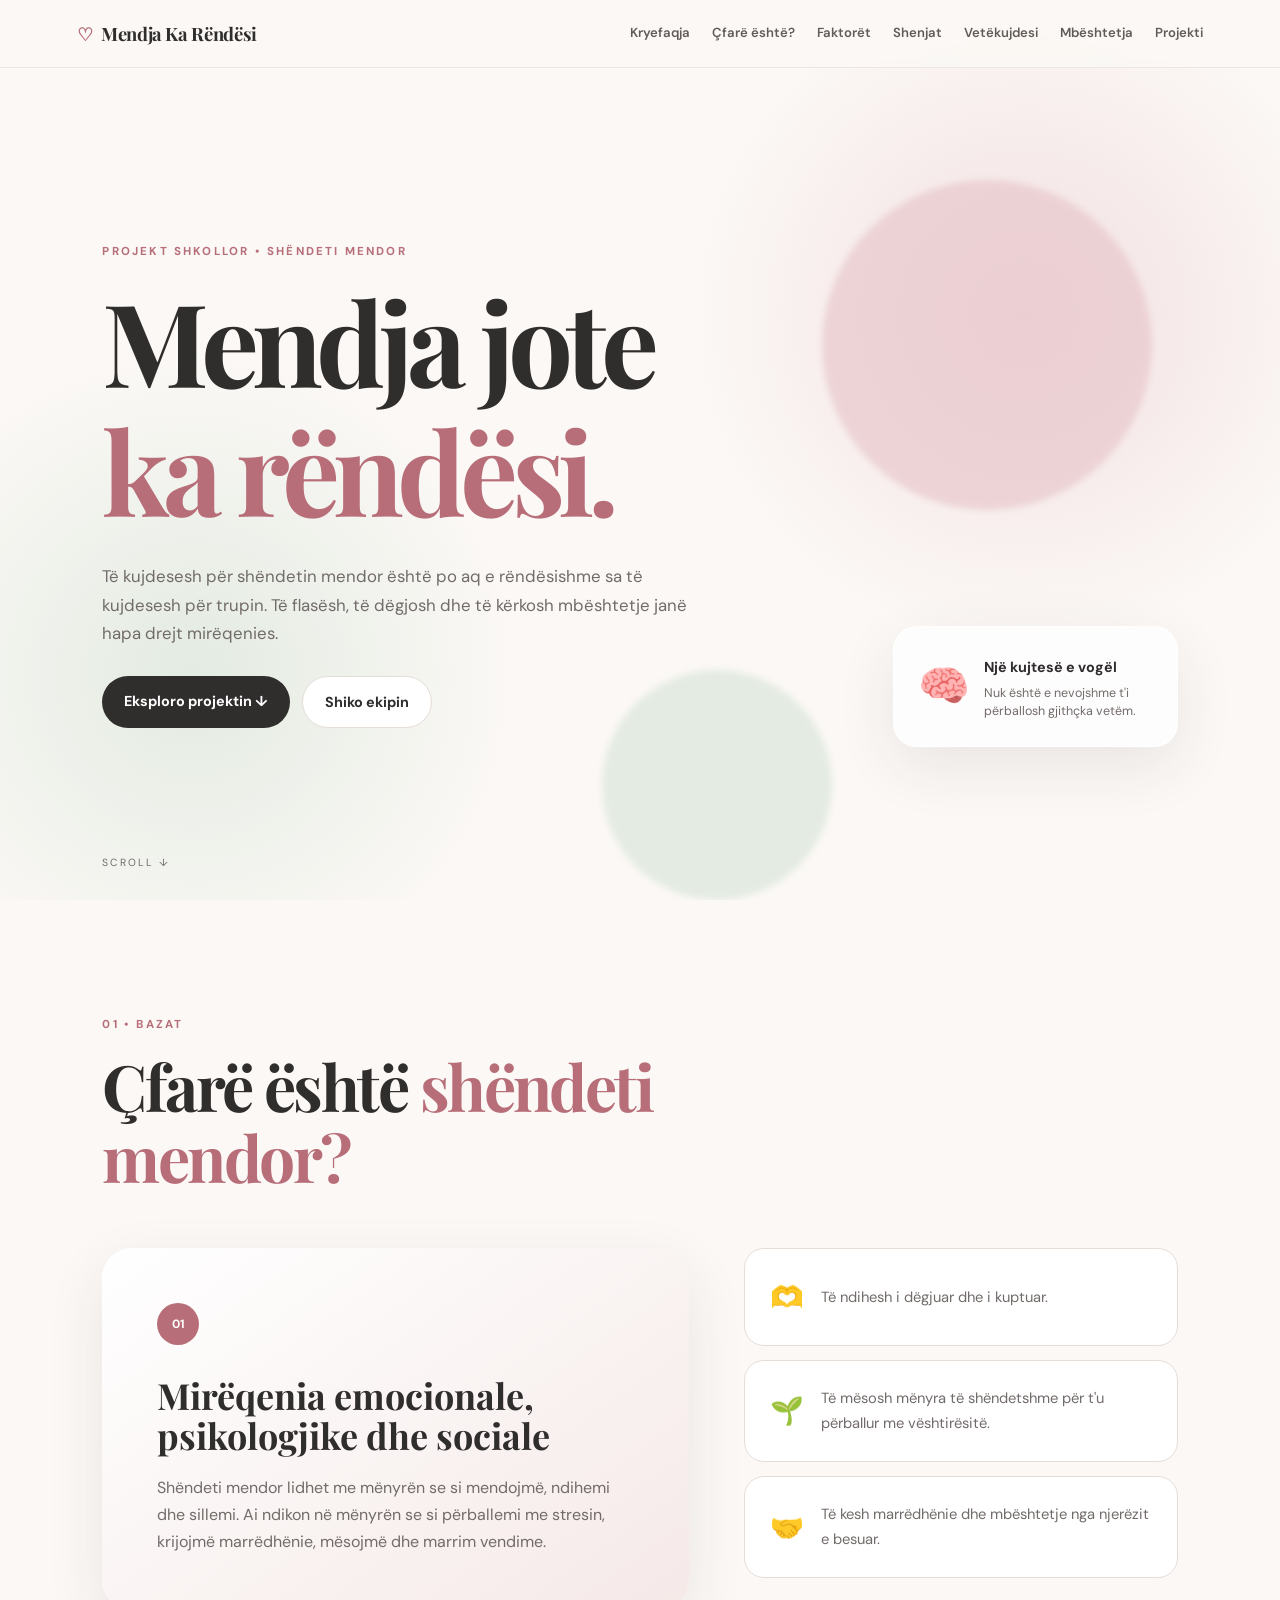
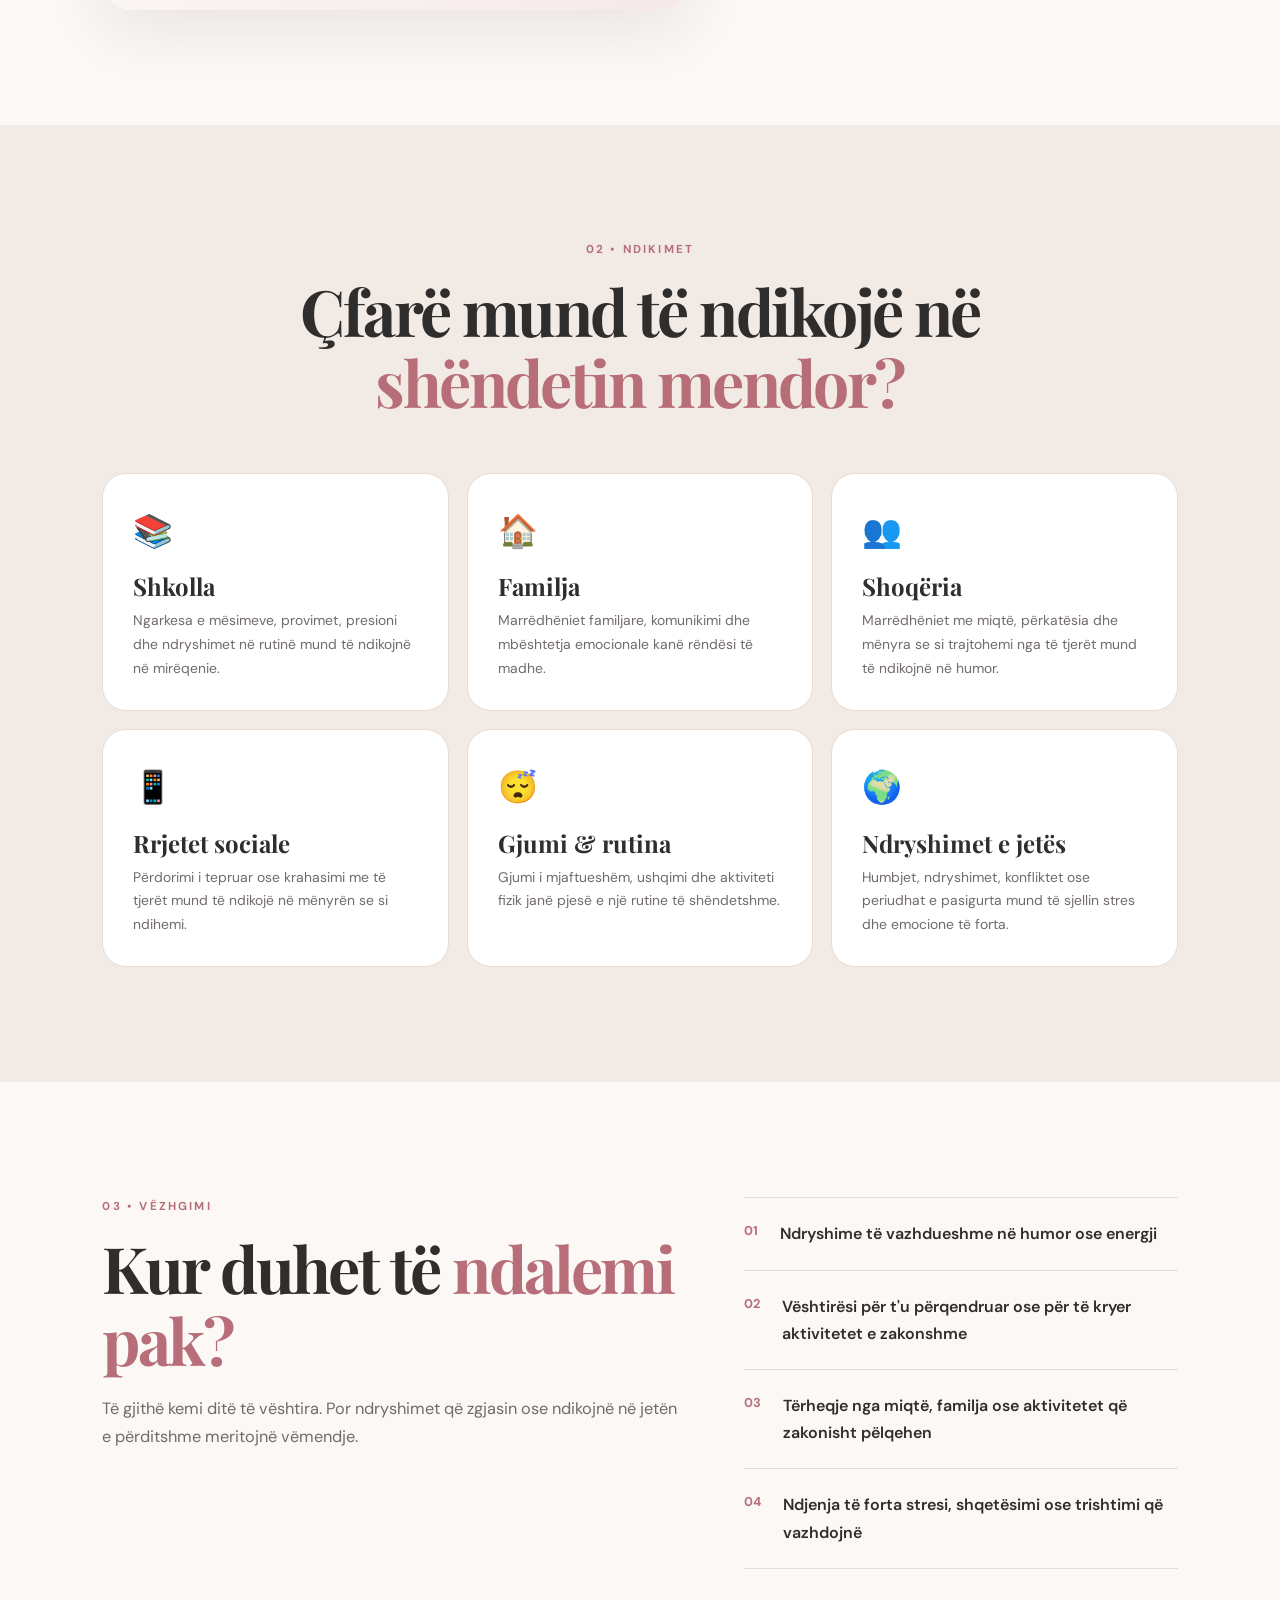
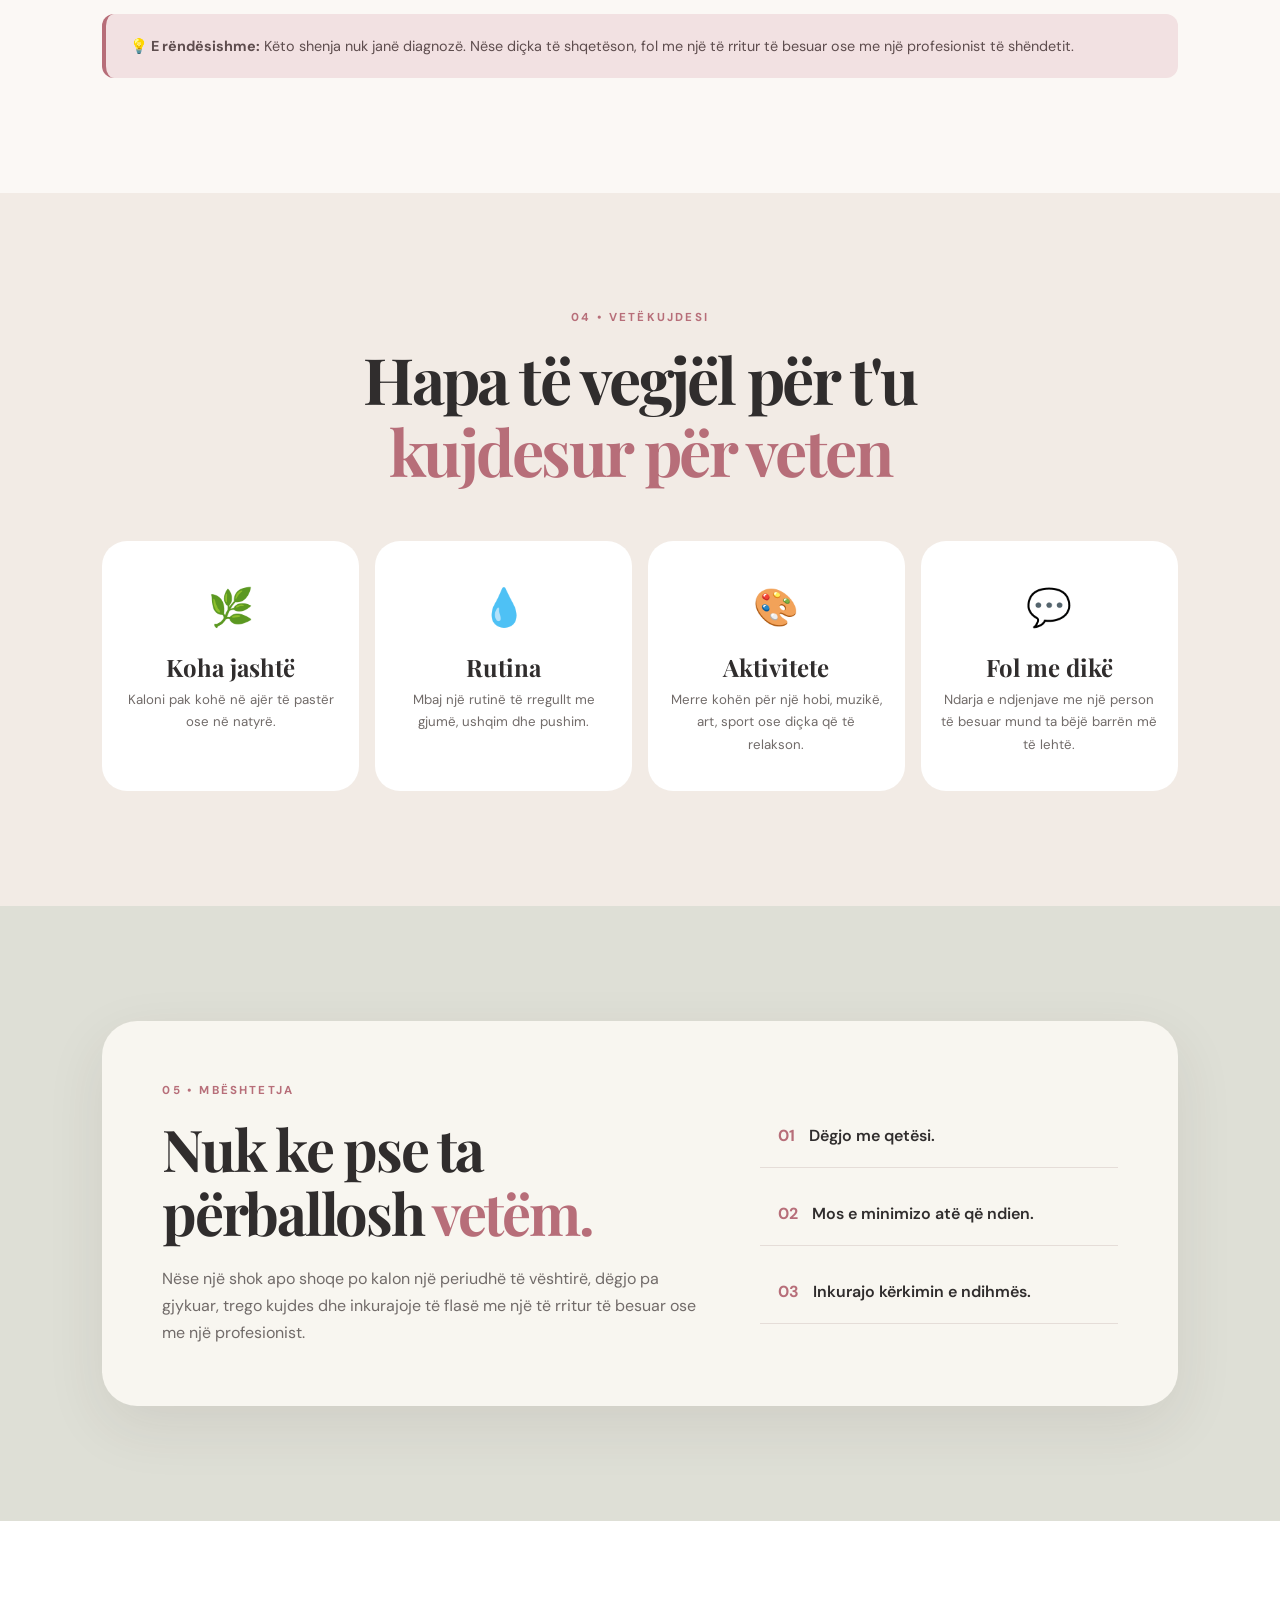
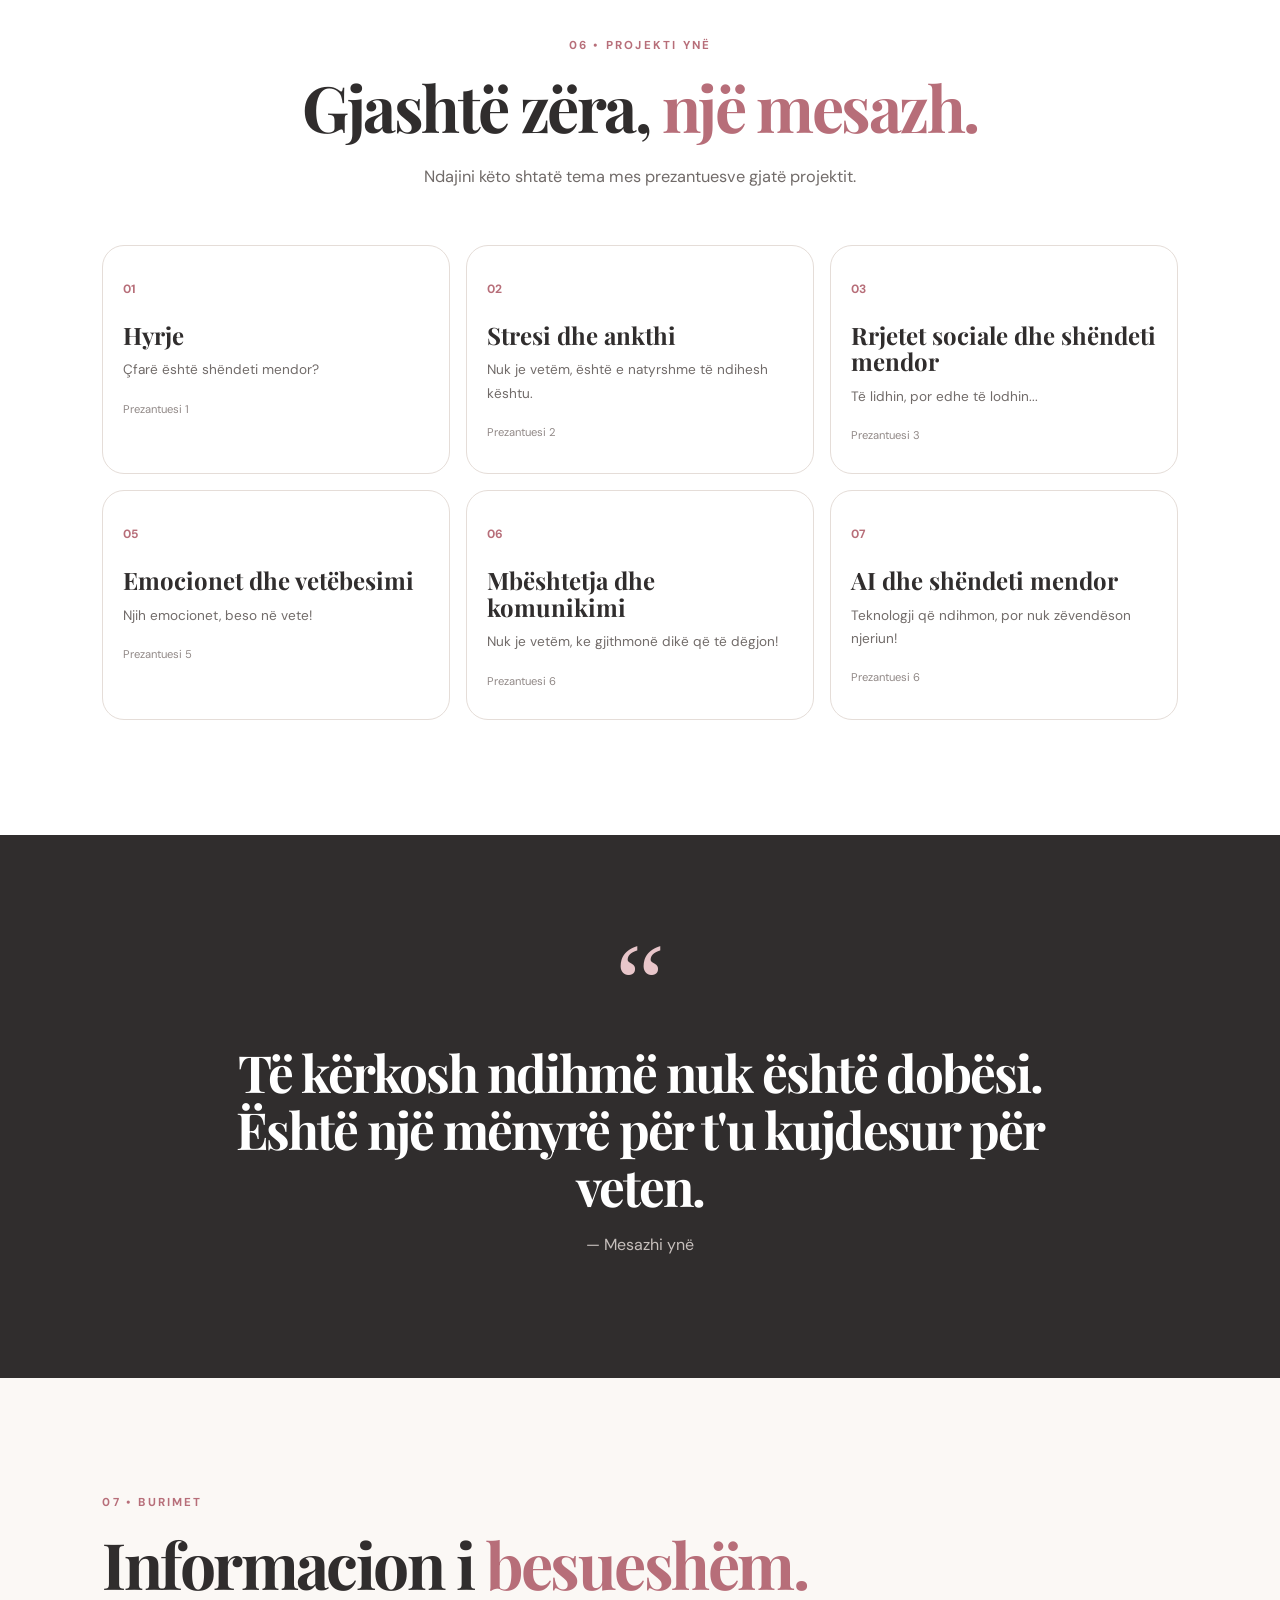
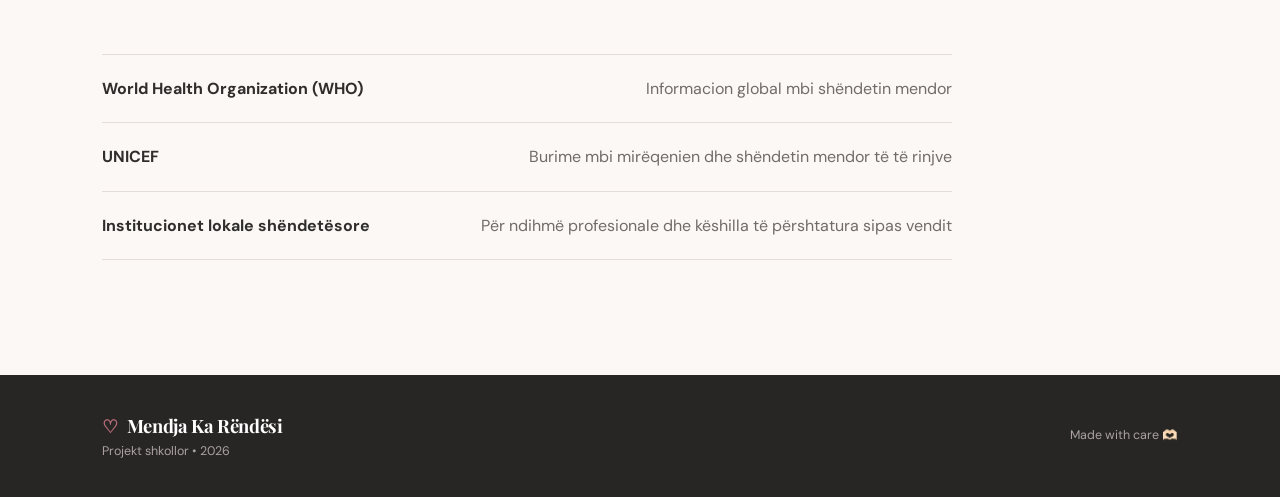
<file: index.html>
<!DOCTYPE html>
<html lang="sq">
<head>
  <meta charset="UTF-8">
  <meta name="viewport" content="width=device-width, initial-scale=1.0">
  <title>Mendja Ka Rëndësi | Shëndeti Mendor</title>
  <meta name="description" content="Projekt shkollor mbi shëndetin mendor.">
  <link rel="preconnect" href="https://fonts.googleapis.com">
  <link rel="preconnect" href="https://fonts.gstatic.com" crossorigin>
  <link href="https://fonts.googleapis.com/css2?family=DM+Sans:wght@400;500;600;700&family=Playfair+Display:wght@600;700&display=swap" rel="stylesheet">
  <link rel="stylesheet" href="style.css">
</head>
<body>
  <header class="navbar">
    <a class="logo" href="#home"><span>♡</span> Mendja Ka Rëndësi</a>
    <button class="menu-btn" id="menuBtn" aria-label="Hap menunë">☰</button>
    <nav id="navLinks">
      <a href="#home">Kryefaqja</a>
      <a href="#about">Çfarë është?</a>
      <a href="#factors">Faktorët</a>
      <a href="#signs">Shenjat</a>
      <a href="#selfcare">Vetëkujdesi</a>
      <a href="#support">Mbështetja</a>
      <a href="#team">Projekti</a>
    </nav>
  </header>

  <main>
    <section class="hero" id="home">
      <div class="hero-glow glow-one"></div>
      <div class="hero-glow glow-two"></div>
      <div class="hero-content reveal">
        <p class="eyebrow">PROJEKT SHKOLLOR • SHËNDETI MENDOR</p>
        <h1>Mendja jote<br><em>ka rëndësi.</em></h1>
        <p class="hero-text">
          Të kujdesesh për shëndetin mendor është po aq e rëndësishme
          sa të kujdesesh për trupin. Të flasësh, të dëgjosh dhe të kërkosh
          mbështetje janë hapa drejt mirëqenies.
        </p>
        <div class="hero-buttons">
          <a class="btn primary" href="#about">Eksploro projektin ↓</a>
          <a class="btn secondary" href="#team">Shiko ekipin</a>
        </div>
      </div>
      <div class="hero-card reveal">
        <div class="brain">🧠</div>
        <div>
          <strong>Një kujtesë e vogël</strong>
          <p>Nuk është e nevojshme t'i përballosh gjithçka vetëm.</p>
        </div>
      </div>
      <a class="scroll" href="#about">SCROLL ↓</a>
    </section>

    <section class="section" id="about">
      <div class="section-heading reveal">
        <p class="eyebrow">01 • BAZAT</p>
        <h2>Çfarë është <span>shëndeti mendor?</span></h2>
      </div>
      <div class="two-col">
        <div class="large-card soft reveal">
          <span class="number">01</span>
          <h3>Mirëqenia emocionale, psikologjike dhe sociale</h3>
          <p>
            Shëndeti mendor lidhet me mënyrën se si mendojmë, ndihemi dhe
            sillemi. Ai ndikon në mënyrën se si përballemi me stresin,
            krijojmë marrëdhënie, mësojmë dhe marrim vendime.
          </p>
        </div>
        <div class="facts reveal">
          <div class="fact"><b>🫶</b><span>Të ndihesh i dëgjuar dhe i kuptuar.</span></div>
          <div class="fact"><b>🌱</b><span>Të mësosh mënyra të shëndetshme për t'u përballur me vështirësitë.</span></div>
          <div class="fact"><b>🤝</b><span>Të kesh marrëdhënie dhe mbështetje nga njerëzit e besuar.</span></div>
        </div>
      </div>
    </section>

    <section class="section tinted" id="factors">
      <div class="section-heading centered reveal">
        <p class="eyebrow">02 • NDIKIMET</p>
        <h2>Çfarë mund të ndikojë në<br><span>shëndetin mendor?</span></h2>
      </div>
      <div class="cards-grid">
        <article onclick="window.location.href='Shkolla.html'" class="info-card reveal"><div class="icon">📚</div><h3>Shkolla</h3><p>Ngarkesa e mësimeve, provimet, presioni dhe ndryshimet në rutinë mund të ndikojnë në mirëqenie.</p></article>
        <article onclick="window.location.href='Familja.html'" class="info-card reveal"><div class="icon">🏠</div><h3>Familja</h3><p>Marrëdhëniet familjare, komunikimi dhe mbështetja emocionale kanë rëndësi të madhe.</p></article>
        <article onclick="window.location.href='Shoqeria.html'" class="info-card reveal"><div class="icon">👥</div><h3>Shoqëria</h3><p>Marrëdhëniet me miqtë, përkatësia dhe mënyra se si trajtohemi nga të tjerët mund të ndikojnë në humor.</p></article>
        <article onclick="window.location.href='Rrjetet sociale.html'" class="info-card reveal"><div class="icon">📱</div><h3>Rrjetet sociale</h3><p>Përdorimi i tepruar ose krahasimi me të tjerët mund të ndikojë në mënyrën se si ndihemi.</p></article>
        <article onclick="window.location.href='Gjumi.html'" class="info-card reveal"><div class="icon">😴</div><h3>Gjumi & rutina</h3><p>Gjumi i mjaftueshëm, ushqimi dhe aktiviteti fizik janë pjesë e një rutine të shëndetshme.</p></article>
        <article onclick="window.location.href='Ndryshimet e jetes.html'" class="info-card reveal"><div class="icon">🌍</div><h3>Ndryshimet e jetës</h3><p>Humbjet, ndryshimet, konfliktet ose periudhat e pasigurta mund të sjellin stres dhe emocione të forta.</p></article>
      </div>
    </section>

    <section class="section" id="signs">
      <div class="two-col signs-layout">
        <div class="section-heading reveal">
          <p class="eyebrow">03 • VËZHGIMI</p>
          <h2>Kur duhet të <span>ndalemi pak?</span></h2>
          <p class="lead">Të gjithë kemi ditë të vështira. Por ndryshimet që zgjasin ose ndikojnë në jetën e përditshme meritojnë vëmendje.</p>
        </div>
        <div class="sign-list reveal">
          <div><span>01</span><p>Ndryshime të vazhdueshme në humor ose energji</p></div>
          <div><span>02</span><p>Vështirësi për t'u përqendruar ose për të kryer aktivitetet e zakonshme</p></div>
          <div><span>03</span><p>Tërheqje nga miqtë, familja ose aktivitetet që zakonisht pëlqehen</p></div>
          <div><span>04</span><p>Ndjenja të forta stresi, shqetësimi ose trishtimi që vazhdojnë</p></div>
        </div>
      </div>
      <div class="note reveal">
        <strong>💡 E rëndësishme:</strong> Këto shenja nuk janë diagnozë. Nëse diçka të shqetëson, fol me një të rritur të besuar ose me një profesionist të shëndetit.
      </div>
    </section>

    <section class="section tinted" id="selfcare">
      <div class="section-heading centered reveal">
        <p class="eyebrow">04 • VETËKUJDESI</p>
        <h2>Hapa të vegjël për t'u <span>kujdesur për veten</span></h2>
      </div>
      <div class="care-grid">
        <div class="care-item reveal"><span>🌿</span><h3>Koha jashtë</h3><p>Kaloni pak kohë në ajër të pastër ose në natyrë.</p></div>
        <div class="care-item reveal"><span>💧</span><h3>Rutina</h3><p>Mbaj një rutinë të rregullt me gjumë, ushqim dhe pushim.</p></div>
        <div class="care-item reveal"><span>🎨</span><h3>Aktivitete</h3><p>Merre kohën për një hobi, muzikë, art, sport ose diçka që të relakson.</p></div>
        <div class="care-item reveal"><span>💬</span><h3>Fol me dikë</h3><p>Ndarja e ndjenjave me një person të besuar mund ta bëjë barrën më të lehtë.</p></div>
      </div>
    </section>

    <section class="section support" id="support">
      <div class="support-box reveal">
        <div>
          <p class="eyebrow">05 • MBËSHTETJA</p>
          <h2>Nuk ke pse ta përballosh <em>vetëm.</em></h2>
          <p>
            Nëse një shok apo shoqe po kalon një periudhë të vështirë,
            dëgjo pa gjykuar, trego kujdes dhe inkurajoje të flasë me një
            të rritur të besuar ose me një profesionist.
          </p>
        </div>
        <div class="support-steps">
          <div><b>01</b> Dëgjo me qetësi.</div>
          <div><b>02</b> Mos e minimizo atë që ndien.</div>
          <div><b>03</b> Inkurajo kërkimin e ndihmës.</div>
        </div>
      </div>
    </section>

    <section class="section team" id="team">
      <div class="section-heading centered reveal">
        <p class="eyebrow">06 • PROJEKTI YNË</p>
        <h2>Gjashtë zëra, <span>një mesazh.</span></h2>
        <p class="lead">Ndajini këto shtatë tema mes prezantuesve gjatë projektit.</p>
      </div>
      <div class="team-grid">
        <article onclick="window.location.href='01.html'" class="person reveal">
          <span>01</span>
          <h3>Hyrje</h3>
          <p>Çfarë është shëndeti mendor?</p>
          <small>Prezantuesi 1</small>
        </article>
        
        <article onclick="window.location.href='02.html'" class="person reveal">
          <span>02</span>
          <h3>Stresi dhe ankthi</h3>
          <p>Nuk je vetëm, është e natyrshme të ndihesh kështu.</p>
          <small>Prezantuesi 2</small>
        </article>
        
        <article onclick="window.location.href='03.html'" class="person reveal">
          <span>03</span>
          <h3>Rrjetet sociale dhe shëndeti mendor</h3>
          <p>Të lidhin, por edhe të lodhin...</p>
          <small>Prezantuesi 3</small>
        </article>
        
        <article onclick="window.location.href='04.html'" class="person reveal">
          <span>05</span>
          <h3>Emocionet dhe vetëbesimi</h3>
          <p>Njih emocionet, beso në vete!</p>
          <small>Prezantuesi 5</small>
        </article>
        
        <article onclick="window.location.href='05.html'" class="person reveal">
          <span>06</span>
          <h3>Mbështetja dhe komunikimi</h3>
          <p>Nuk je vetëm, ke gjithmonë dikë që të dëgjon!</p>
          <small>Prezantuesi 6</small>
        </article>
        
        <article onclick="window.location.href='06.html'" class="person reveal">
          <span>07</span>
          <h3>AI dhe shëndeti mendor</h3>
          <p>Teknologji që ndihmon, por nuk zëvendëson njeriun!</p>
          <small>Prezantuesi 6</small>
        </article>
      </div>
    </section>

    <section class="quote-section">
      <div class="quote reveal">
        <span>“</span>
        <h2>Të kërkosh ndihmë nuk është dobësi. Është një mënyrë për t'u kujdesur për veten.</h2>
        <p>— Mesazhi ynë</p>
      </div>
    </section>

    <section class="section sources" id="sources">
      <div class="section-heading reveal">
        <p class="eyebrow">07 • BURIMET</p>
        <h2>Informacion i <span>besueshëm.</span></h2>
      </div>
      <div class="source-list reveal">
        <div>
          <b>World Health Organization (WHO)</b>
          <span>Informacion global mbi shëndetin mendor</span>
        </div>
        <div>
          <b>UNICEF</b>
          <span>Burime mbi mirëqenien dhe shëndetin mendor të të rinjve</span>
        </div>
        <div>
          <b>Institucionet lokale shëndetësore</b>
          <span>Për ndihmë profesionale dhe këshilla të përshtatura sipas vendit</span>
        </div>
      </div>
    </section>
  </main>

  <footer>
    <div><a class="logo" href="#home"><span>♡</span> Mendja Ka Rëndësi</a><p>Projekt shkollor • 2026</p></div>
    <p>Made with care 🫶🏻</p>
  </footer>

  <button id="topBtn" aria-label="Kthehu lart">↑</button>
  <script src="script.js"></script>
</body>
</html>
</file>
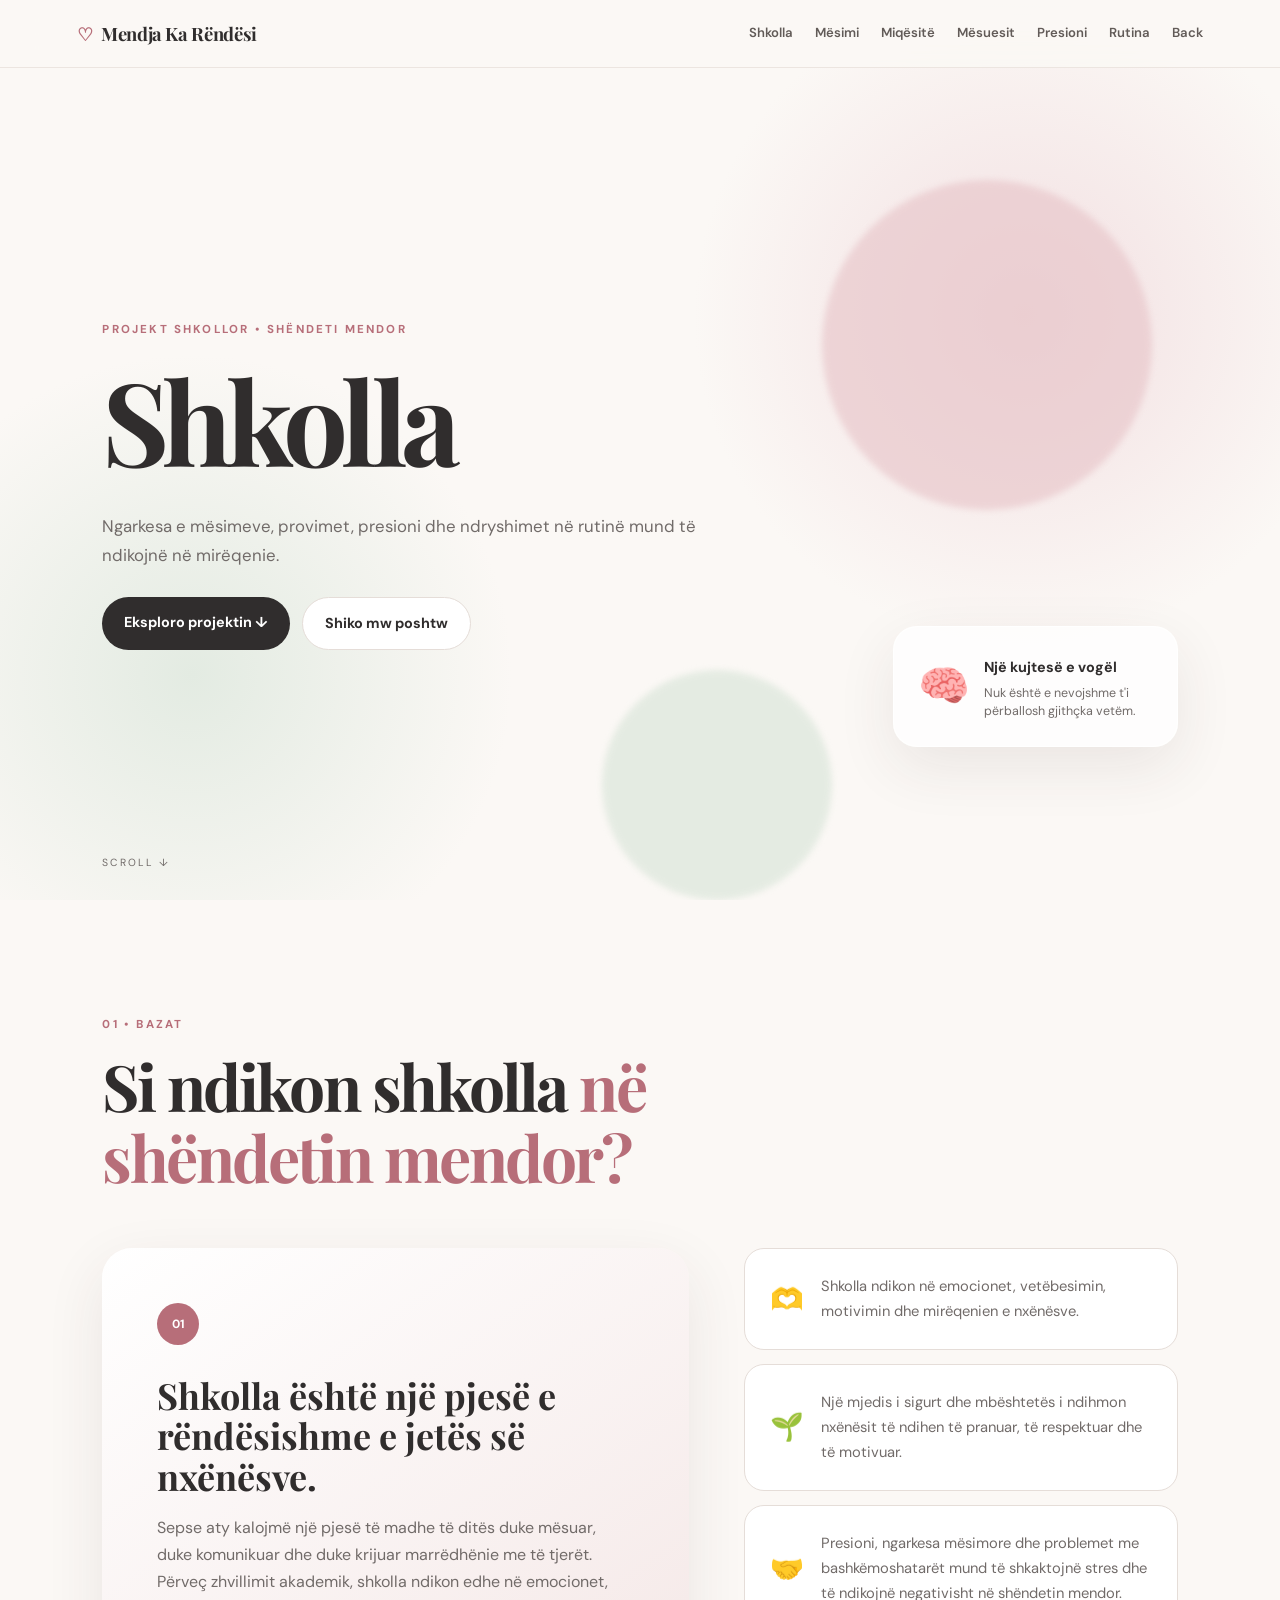
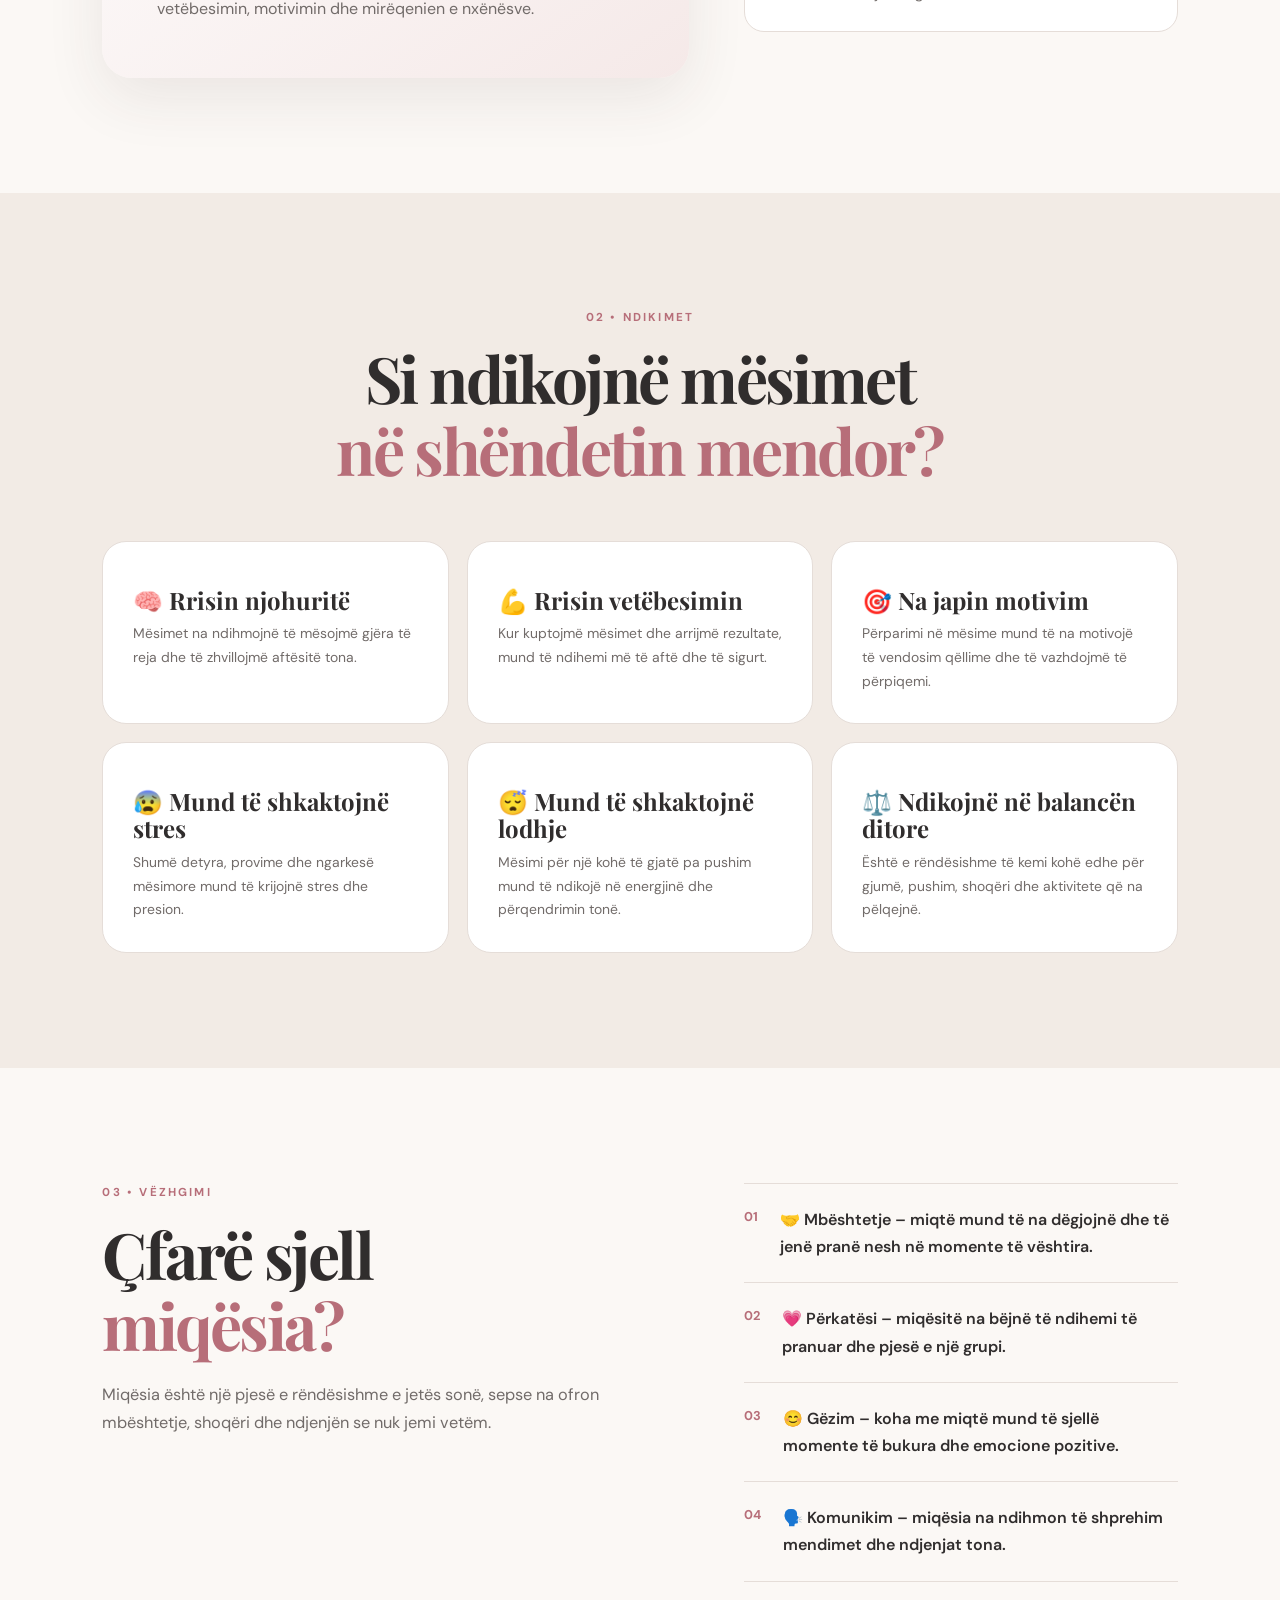
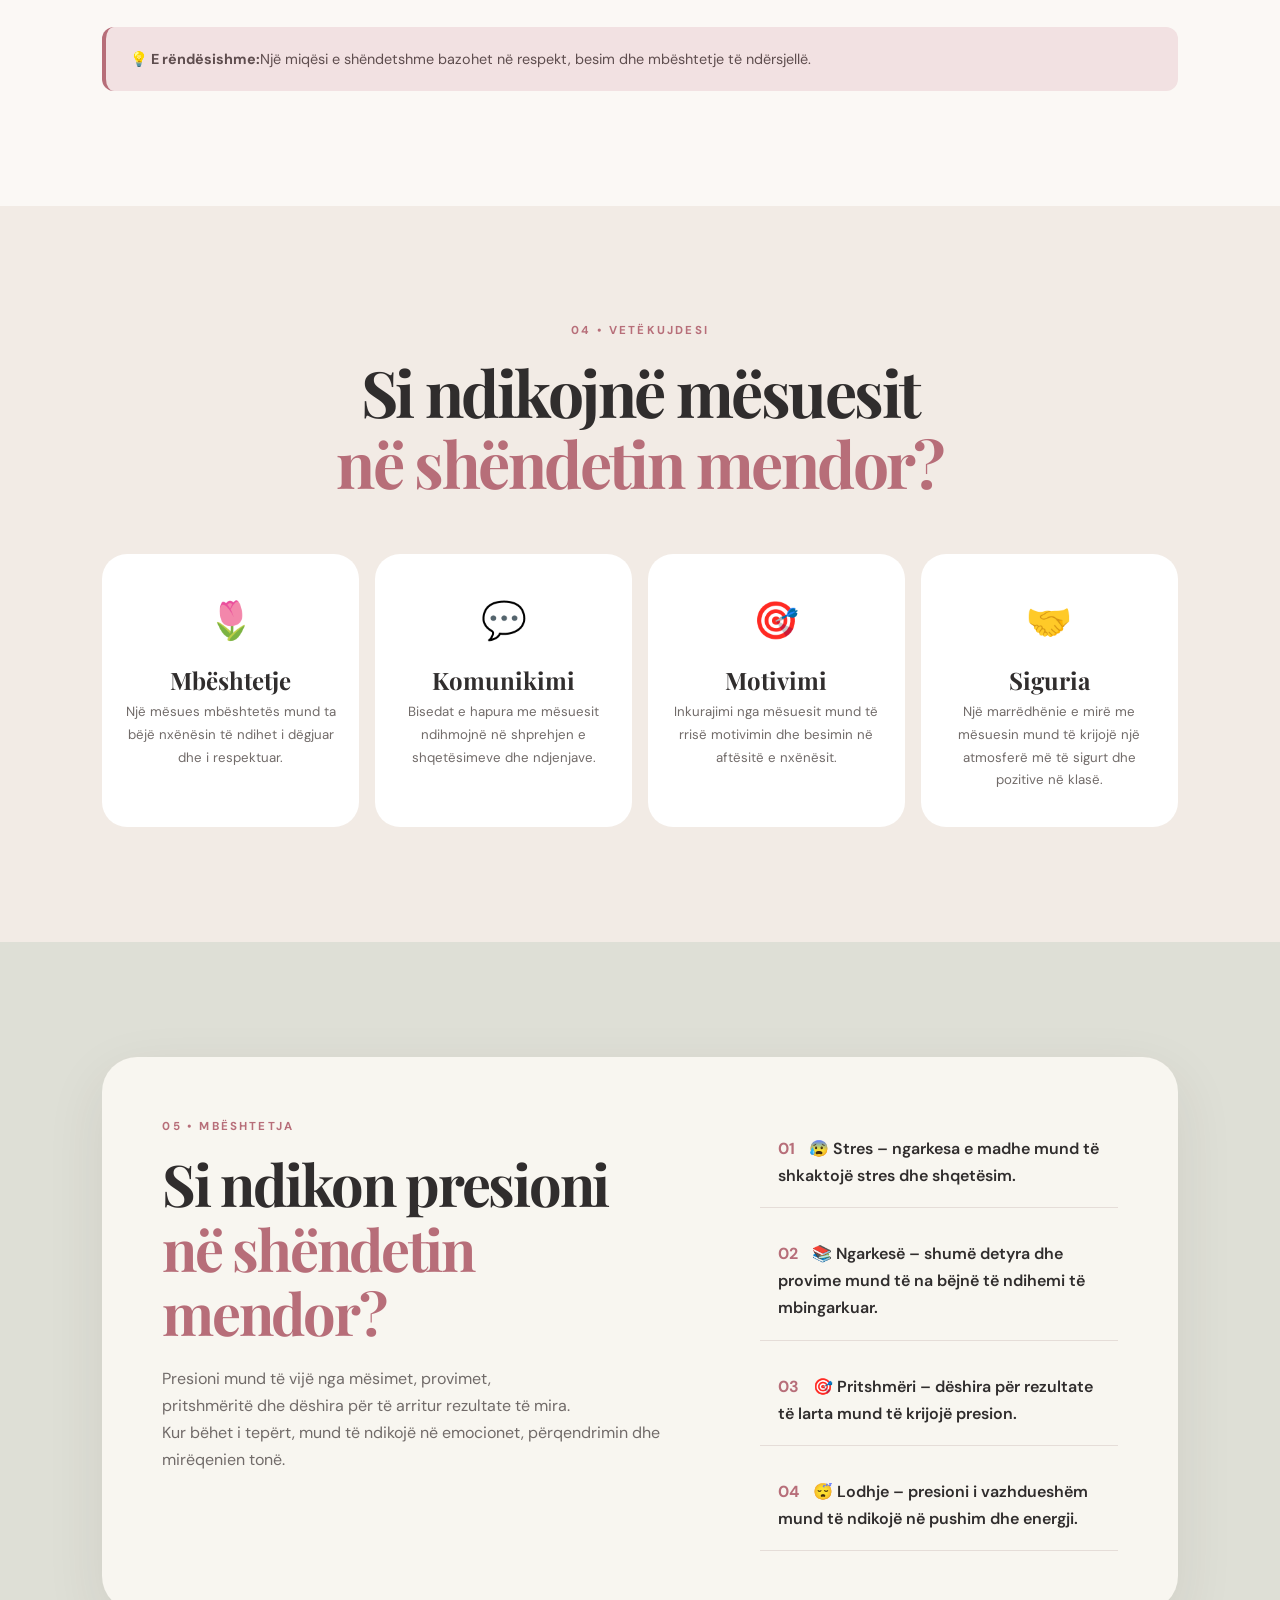
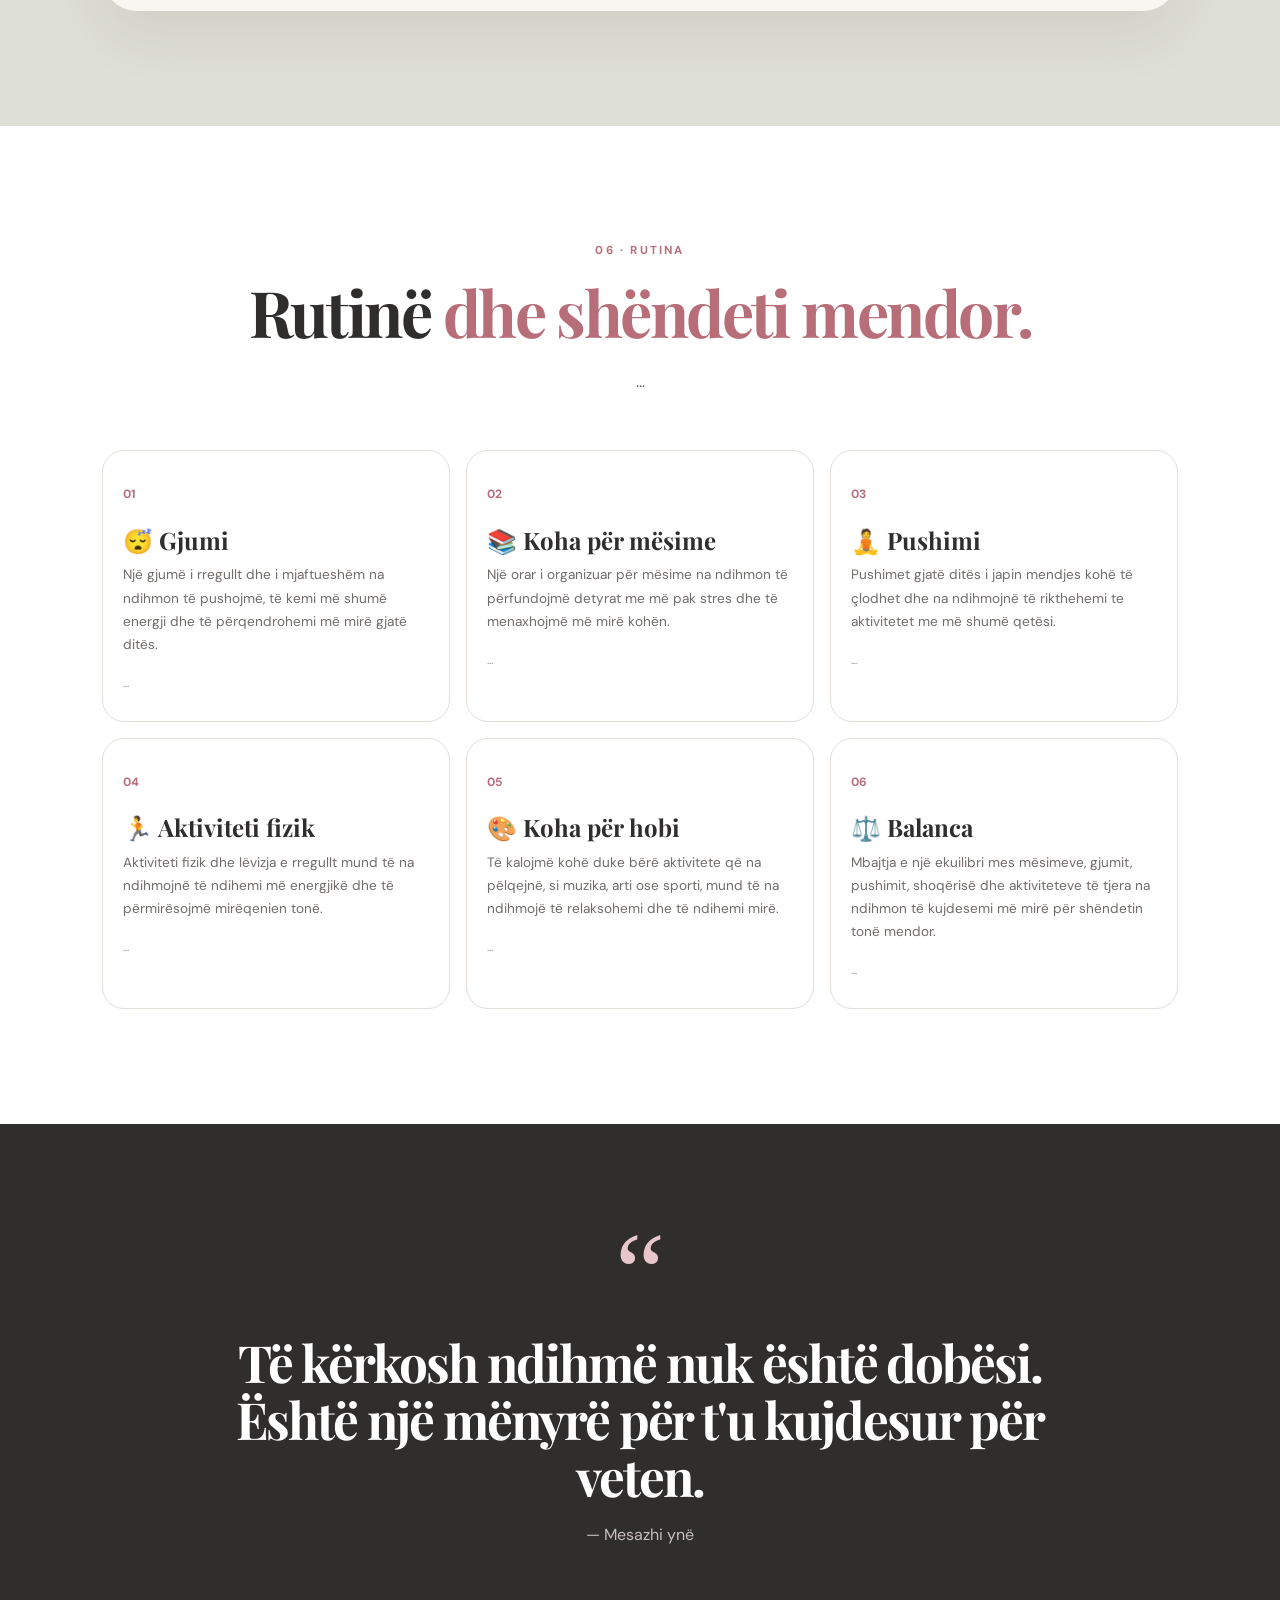
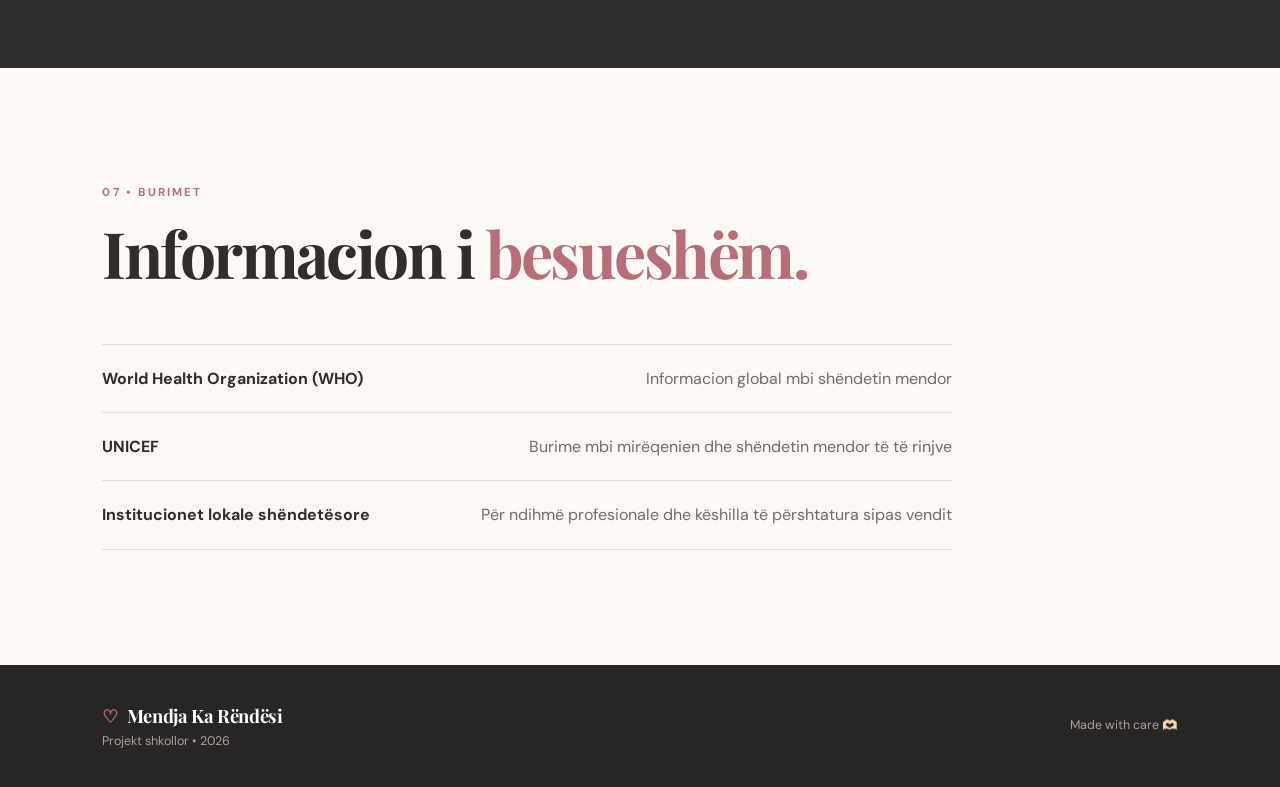
<file: Shkolla.html>
<!DOCTYPE html>
<html lang="sq">
<head>
  <meta charset="UTF-8">
  <meta name="viewport" content="width=device-width, initial-scale=1.0">
  <title>Mendja Ka Rëndësi | Shëndeti Mendor</title>
  <meta name="description" content="Projekt shkollor mbi shëndetin mendor.">
  <link rel="preconnect" href="https://fonts.googleapis.com">
  <link rel="preconnect" href="https://fonts.gstatic.com" crossorigin>
  <link href="https://fonts.googleapis.com/css2?family=DM+Sans:wght@400;500;600;700&family=Playfair+Display:wght@600;700&display=swap" rel="stylesheet">
  <link rel="stylesheet" href="style.css">
</head>
<body>
  <header class="navbar">
    <a class="logo" href="#home"><span>♡</span> Mendja Ka Rëndësi</a>
    <button class="menu-btn" id="menuBtn" aria-label="Hap menunë">☰</button>
    </nav>
    <nav id="navLinks">
      <a href="#about">Shkolla</a>
      <a href="#factors">Mësimi</a>
      <a href="#signs">Miqësitë</a>
      <a href="#selfcare">Mësuesit</a>
      <a href="#support">Presioni</a>
      <a href="#team">Rutina</a>

      <a href="index.html">Back</a>
    </nav>
  </header>

  <main>
    <section class="hero" id="home">
      <div class="hero-glow glow-one"></div>
      <div class="hero-glow glow-two"></div>
      <div class="hero-content reveal">
        <p class="eyebrow">PROJEKT SHKOLLOR • SHËNDETI MENDOR</p>
        <h1>Shkolla<br><em></em></h1>
        <p class="hero-text">
          Ngarkesa e mësimeve, provimet, presioni dhe ndryshimet në rutinë mund të ndikojnë në mirëqenie.
        </p>
        <div class="hero-buttons">
          <a class="btn primary" href="#about">Eksploro projektin ↓</a>
          <a class="btn secondary" href="#team">Shiko mw poshtw</a>
        </div>
      </div>
      <div class="hero-card reveal">
        <div class="brain">🧠</div>
        <div>
          <strong>Një kujtesë e vogël</strong>
          <p>Nuk është e nevojshme t'i përballosh gjithçka vetëm.</p>
        </div>
      </div>
      <a class="scroll" href="#about">SCROLL ↓</a>
    </section>

    <section class="section" id="about">
      <div class="section-heading reveal">
        <p class="eyebrow">01 • BAZAT</p>
        <h2>Si ndikon shkolla <span>në shëndetin mendor?</span></h2>
      </div>
      <div class="two-col">
        <div class="large-card soft reveal">
          <span class="number">01</span>
          <h3>Shkolla është një pjesë e rëndësishme e jetës së nxënësve.</h3>
          <p>
           Sepse aty kalojmë një pjesë të madhe të ditës duke mësuar, 
           duke komunikuar dhe duke krijuar marrëdhënie me të tjerët. 
           Përveç zhvillimit akademik, shkolla ndikon edhe në emocionet,
           vetëbesimin, motivimin dhe mirëqenien e nxënësve.
          </p>
        </div>
        <div class="facts reveal">
          <div class="fact"><b>🫶</b><span>Shkolla ndikon në emocionet, vetëbesimin, motivimin dhe mirëqenien e nxënësve.</span></div>
          <div class="fact"><b>🌱</b><span>Një mjedis i sigurt dhe mbështetës i ndihmon nxënësit të ndihen të pranuar, të respektuar dhe të motivuar.</span></div>
          <div class="fact"><b>🤝</b><span>Presioni, ngarkesa mësimore dhe problemet me bashkëmoshatarët mund të shkaktojnë stres dhe të ndikojnë negativisht në shëndetin mendor.</span></div>
        </div>
      </div>
    </section>

    <section class="section tinted" id="factors">
      <div class="section-heading centered reveal">
        <p class="eyebrow">02 • NDIKIMET</p>
        <h2>Si ndikojnë mësimet<br><span> në shëndetin mendor?</span></h2>
      </div>
      <div class="cards-grid">
        <article  class="info-card reveal"><div class="icon"></div><h3>🧠 Rrisin njohuritë</h3><p>Mësimet na ndihmojnë të mësojmë gjëra të reja dhe të zhvillojmë aftësitë tona.</p></article>
        <article  class="info-card reveal"><div class="icon"></div><h3>💪 Rrisin vetëbesimin</h3><p>Kur kuptojmë mësimet dhe arrijmë rezultate, mund të ndihemi më të aftë dhe të sigurt.</p></article>
        <article  class="info-card reveal"><div class="icon"></div><h3>🎯 Na japin motivim</h3><p>Përparimi në mësime mund të na motivojë të vendosim qëllime dhe të vazhdojmë të përpiqemi.</p></article>
        <article  class="info-card reveal"><div class="icon"></div><h3>😰 Mund të shkaktojnë stres</h3><p>Shumë detyra, provime dhe ngarkesë mësimore mund të krijojnë stres dhe presion.</p></article>
        <article  class="info-card reveal"><div class="icon"></div><h3>😴 Mund të shkaktojnë lodhje</h3><p>Mësimi për një kohë të gjatë pa pushim mund të ndikojë në energjinë dhe përqendrimin tonë.</p></article>
        <article  class="info-card reveal"><div class="icon"></div><h3>⚖️ Ndikojnë në balancën ditore</h3><p>Është e rëndësishme të kemi kohë edhe për gjumë, pushim, shoqëri dhe aktivitete që na pëlqejnë.</p></article>
      </div>
    </section>

    <section class="section" id="signs">
      <div class="two-col signs-layout">
        <div class="section-heading reveal">
          <p class="eyebrow">03 • VËZHGIMI</p>
          <h2>Çfarë sjell<span> <br>miqësia?</span></h2>
          <p class="lead">Miqësia është një pjesë e rëndësishme e jetës sonë, sepse na ofron mbështetje, shoqëri dhe ndjenjën se nuk jemi vetëm.</p>
        </div>
        <div class="sign-list reveal">
          <div><span>01</span><p>🤝 Mbështetje – miqtë mund të na dëgjojnë dhe të jenë pranë nesh në momente të vështira.</p></div>
          <div><span>02</span><p>💗 Përkatësi – miqësitë na bëjnë të ndihemi të pranuar dhe pjesë e një grupi.</p></div>
          <div><span>03</span><p>😊 Gëzim – koha me miqtë mund të sjellë momente të bukura dhe emocione pozitive.</p></div>
          <div><span>04</span><p>🗣️ Komunikim – miqësia na ndihmon të shprehim mendimet dhe ndjenjat tona.</p></div>
        </div>
      </div>
      <div class="note reveal">
        <strong>💡 E rëndësishme:</strong>Një miqësi e shëndetshme bazohet në respekt, besim dhe mbështetje të ndërsjellë.  </div>
    </section>

    <section class="section tinted" id="selfcare">
      <div class="section-heading centered reveal">
        <p class="eyebrow">04 • VETËKUJDESI</p>
        <h2>Si ndikojnë mësuesit<span><br>në shëndetin mendor?</span></h2>
      </div>
      <div class="care-grid">
        <div class="care-item reveal"><span>🌷</span><h3>Mbështetje</h3><p>Një mësues mbështetës mund ta bëjë nxënësin të ndihet i dëgjuar dhe i respektuar.</p></div>
        <div class="care-item reveal"><span>💬</span><h3>Komunikimi</h3><p>Bisedat e hapura me mësuesit ndihmojnë në shprehjen e shqetësimeve dhe ndjenjave.</p></div>
        <div class="care-item reveal"><span>🎯</span><h3>Motivimi</h3><p>Inkurajimi nga mësuesit mund të rrisë motivimin dhe besimin në aftësitë e nxënësit.</p></div>
        <div class="care-item reveal"><span>🤝</span><h3>Siguria</h3><p>Një marrëdhënie e mirë me mësuesin mund të krijojë një atmosferë më të sigurt dhe pozitive në klasë.</p></div>
      </div>
    </section>

    <section class="section support" id="support">
      <div class="support-box reveal">
        <div>
          <p class="eyebrow">05 • MBËSHTETJA</p>
          <h2>Si ndikon presioni <em><br>në shëndetin mendor?</em></h2>
          <p>
            Presioni mund të vijë nga mësimet, provimet,<br> 
            pritshmëritë dhe dëshira për të arritur rezultate të mira.<br> 
            Kur bëhet i tepërt, mund të ndikojë në emocionet, përqendrimin dhe mirëqenien tonë.
          </p>
        </div>
        <div class="support-steps">
          <div><b>01</b> 😰 Stres – ngarkesa e madhe mund të shkaktojë stres dhe shqetësim.</div>
          <div><b>02</b> 📚 Ngarkesë – shumë detyra dhe provime mund të na bëjnë të ndihemi të mbingarkuar.</div>
          <div><b>03</b> 🎯 Pritshmëri – dëshira për rezultate të larta mund të krijojë presion.</div>
          <div><b>04</b> 😴 Lodhje – presioni i vazhdueshëm mund të ndikojë në pushim dhe energji.</div>
        </div>
      </div>
    </section>

    <section class="section team" id="team">
      <div class="section-heading centered reveal">
        <p class="eyebrow">06 · RUTINA</p>
        <h2>Rutinë <span>dhe shëndeti mendor.</span></h2>
        <p class="lead">...</p>
      </div>
      <div class="team-grid">
        <article class="person reveal">
          <span>01</span>
          <h3>😴 Gjumi</h3>
          <p>Një gjumë i rregullt dhe i mjaftueshëm na ndihmon të pushojmë, të kemi më shumë energji dhe të përqendrohemi më mirë gjatë ditës.</p>
          <small>...</small>
        </article>
        
        <article class="person reveal">
          <span>02</span>
          <h3>📚 Koha për mësime</h3>
          <p>Një orar i organizuar për mësime na ndihmon të përfundojmë detyrat me më pak stres dhe të menaxhojmë më mirë kohën.</p>
          <small>...</small>
        </article>
        
        <article class="person reveal">
          <span>03</span>
          <h3>🧘 Pushimi</h3>
          <p>Pushimet gjatë ditës i japin mendjes kohë të çlodhet dhe na ndihmojnë të rikthehemi te aktivitetet me më shumë qetësi.</p>
          <small>...</small>
        </article>
        
        <article class="person reveal">
          <span>04</span>
          <h3>🏃 Aktiviteti fizik</h3>
          <p>Aktiviteti fizik dhe lëvizja e rregullt mund të na ndihmojnë të ndihemi më energjikë dhe të përmirësojmë mirëqenien tonë.</p>
          <small>...</small>
        </article>
        
        <article  class="person reveal">
          <span>05</span>
          <h3>🎨 Koha për hobi</h3>
          <p>Të kalojmë kohë duke bërë aktivitete që na pëlqejnë, si muzika, arti ose sporti, mund të na ndihmojë të relaksohemi dhe të ndihemi mirë.</p>
          <small>...</small>
        </article>
        
        <article  class="person reveal">
          <span>06</span>
          <h3>⚖️ Balanca</h3>
          <p>Mbajtja e një ekuilibri mes mësimeve, gjumit, pushimit, shoqërisë dhe aktiviteteve të tjera na ndihmon të kujdesemi më mirë për shëndetin tonë mendor.</p>
          <small>...</small>
        </article>
        </article>
      </div>
    </section>

    <section class="quote-section">
      <div class="quote reveal">
        <span>“</span>
        <h2>Të kërkosh ndihmë nuk është dobësi. Është një mënyrë për t'u kujdesur për veten.</h2>
        <p>— Mesazhi ynë</p>
      </div>
    </section>

    <section class="section sources" id="sources">
      <div class="section-heading reveal">
        <p class="eyebrow">07 • BURIMET</p>
        <h2>Informacion i <span>besueshëm.</span></h2>
      </div>
      <div class="source-list reveal">
        <div>
          <b>World Health Organization (WHO)</b>
          <span>Informacion global mbi shëndetin mendor</span>
        </div>
        <div>
          <b>UNICEF</b>
          <span>Burime mbi mirëqenien dhe shëndetin mendor të të rinjve</span>
        </div>
        <div>
          <b>Institucionet lokale shëndetësore</b>
          <span>Për ndihmë profesionale dhe këshilla të përshtatura sipas vendit</span>
        </div>
      </div>
    </section>
  </main>

  <footer>
    <div><a class="logo" href="#home"><span>♡</span> Mendja Ka Rëndësi</a><p>Projekt shkollor • 2026</p></div>
    <p>Made with care 🫶🏻</p>
  </footer>

  <button id="topBtn" aria-label="Kthehu lart">↑</button>
  <script src="script.js"></script>
</body>
</html>
</file>
<file: style.css>
*{
    margin:0;
    padding:0;
    box-sizing:border-box
}

:root{
--bg:#fbf8f5;
--paper:#fff;
--ink:#302d2d;
--muted:#716b69;
--rose:#b76e79;
--rose2:#e8c6ca;
--sage:#aebcae;
--cream:#f2ebe5;
--line:#e5ddd8;
--shadow:0 20px 60px rgba(62,45,39,.09)
}

html{
scroll-behavior:smooth
}

body{
font-family:"DM Sans",sans-serif;
color:var(--ink);
background:var(--bg);
line-height:1.7
}

a{
text-decoration:none;
color:inherit
}

.navbar{
position:fixed;
top:0;
left:0;
width:100%;
z-index:20;
display:flex;
align-items:center;
justify-content:space-between;
padding:18px 6%;
background:rgba(251,248,245,.86);
backdrop-filter:blur(16px);
border-bottom:1px solid rgba(229,221,216,.7)
}

.logo{
font-family:"Playfair Display",serif;
font-size:1.15rem;
font-weight:700;
letter-spacing:-.02em
}

.logo span{
color:var(--rose);
margin-right:5px
}

nav{
display:flex;
gap:22px;
font-size:.82rem;
font-weight:600;
color:#625b58
}

nav a{
position:relative
}

nav a:after{
content:"";
position:absolute;
bottom:-6px;
left:0;
width:0;
height:2px;
background:var(--rose);
transition:.3s
}

nav a:hover:after{
width:100%
}


.menu-btn{
display:none;
border:0;
background:none;
font-size:1.5rem;
color:var(--ink)
}

.hero{
min-height:100vh;
padding:150px 8% 80px;
display:flex;
align-items:center;
position:relative;
overflow:hidden;
background:radial-gradient(circle at 80% 35%,#f2dfe1 0,transparent 28%),radial-gradient(circle at 15% 75%,#e3ebe2 0,transparent 25%),var(--bg)
}


.hero-content{
max-width:720px;
position:relative;
z-index:2
}

.eyebrow{
font-size:.72rem;
letter-spacing:.19em;
font-weight:700;
color:var(--rose);
margin-bottom:15px
}


h1,h2,h3{
font-family:"Playfair Display",serif;
line-height:1.12
}

h1{
font-size:clamp(4rem,9vw,8rem);
letter-spacing:-.055em
}

h1 em,h2 span{
color:var(--rose);
font-style:normal
}

h2{
font-size:clamp(2.5rem,5vw,4.5rem);
letter-spacing:-.04em
}

h3{
font-size:1.5rem
}


.hero-text{
max-width:610px;
color:var(--muted);
font-size:1.05rem;
margin:28px 0
}


.hero-buttons{
display:flex;
gap:12px;
flex-wrap:wrap
}

.btn{
padding:13px 22px;
border-radius:999px;
font-weight:700;
font-size:.9rem;
transition:.3s
}

.btn:hover{
transform:translateY(-3px)
}

.primary{
background:var(--ink);
color:white
}

.secondary{
border:1px solid var(--line);
background:white
}


.hero-card{
position:absolute;
right:8%;
bottom:17%;
width:285px;
padding:24px;
background:rgba(255,255,255,.75);
border:1px solid rgba(255,255,255,.8);
box-shadow:var(--shadow);
border-radius:24px;
display:flex;
gap:14px;
align-items:center;
z-index:2
}

.brain{
font-size:2.6rem
}

.hero-card strong{
font-size:.9rem
}

.hero-card p{
font-size:.78rem;
color:var(--muted);
line-height:1.45;
margin-top:3px
}


.hero-glow{
position:absolute;
border-radius:50%;
filter:blur(3px);
opacity:.65
}

.glow-one{
width:330px;
height:330px;
right:10%;
top:20%;
background:#e8c6ca
}

.glow-two{
width:230px;
height:230px;
right:35%;
bottom:0;
background:#d9e5d9
}

.scroll{
position:absolute;
bottom:28px;
left:8%;
font-size:.65rem;
letter-spacing:.2em;
color:var(--muted)
}


.section{
padding:115px 8%
}

.tinted{
background:var(--cream)
}

.section-heading{
max-width:800px;
margin-bottom:55px
}

.section-heading.centered{
text-align:center;
margin-left:auto;
margin-right:auto
}

.lead{
color:var(--muted);
max-width:650px;
margin:20px auto 0;
font-size:1.02rem
}

.two-col{
display:grid;
grid-template-columns:1.15fr .85fr;
gap:55px;
align-items:stretch
}

.large-card{
padding:55px;
border-radius:30px;
box-shadow:var(--shadow);
background:white
}

.large-card.soft{
background:linear-gradient(145deg,#fff,#f5e9e8)
}

.number{
display:inline-flex;
width:42px;
height:42px;
align-items:center;
justify-content:center;
border-radius:50%;
background:var(--rose);
color:white;
font-size:.75rem;
font-weight:700;
margin-bottom:30px
}

.large-card h3{
font-size:2.25rem;
margin-bottom:18px
}

.large-card p{
color:var(--muted)
}

.facts{
display:flex;
flex-direction:column;
gap:14px
}

.fact{
padding:25px;
background:white;
border:1px solid var(--line);
border-radius:20px;
display:flex;
gap:17px;
align-items:center
}

.fact b{
font-size:1.7rem
}

.fact span{
font-size:.92rem;
color:var(--muted)
}


.cards-grid{
    display:grid;
    grid-template-columns:repeat(3,1fr);
    gap:18px
}


.info-card{
    background:white;
    padding:30px;
    border-radius:24px;
    border:1px solid var(--line);
    transition:.3s
}


.info-card:hover{
    transform:translateY(-6px);
    box-shadow:var(--shadow)
}


.icon{

    font-size:2rem;
    margin-bottom:15px
}


.info-card h3{
    margin-bottom:9px
}


.info-card p{
    font-size:.87rem;
    color:var(--muted)
}


.signs-layout{
    align-items:start
}

.sign-list{
    border-top:1px solid var(--line)
}

.sign-list>div{
    display:flex;
    gap:22px;
    padding:22px 0;
    border-bottom:1px solid var(--line)
}

.sign-list span{
    color:var(--rose);
    font-weight:700;
    font-size:.8rem
}


.sign-list p{
    font-weight:600
}


.note{
    margin-top:45px;
    padding:20px 24px;
    background:#f2e1e2;
    border-left:4px solid var(--rose);
    border-radius:12px;
    color:#5e4d4e;
    font-size:.9rem
}


.care-grid{
    display:grid;
    grid-template-columns:
    repeat(4,1fr)
    ;gap:16px
}

.care-item{
    text-align:center;
    padding:35px 20px;
    background:white;
    border-radius:25px
}

.care-item span{
    font-size:2.3rem
}

.care-item h3{
    margin:15px 0 8px
}

.care-item p{
    font-size:.83rem;
    color:var(--muted)
}


.support{
    background:#dedfd6
}

.support-box{
    max-width:1100px;
    margin:auto;
    padding:60px;
    border-radius:35px;
    background:#f8f6f0;
    display:grid;
    grid-template-columns:1.2fr .8fr;
    gap:60px;
    box-shadow:var(--shadow)
}

.support-box h2{
    font-size:3.6rem
}

.support-box em{
    color:var(--rose);
    font-style:normal
}

.support-box>div>p:last-child{
    color:var(--muted);
    margin-top:20px
}

.support-steps{
    display:flex;
    flex-direction:column;
    justify-content:center;
    gap:14px
}

.support-steps div{
    padding:18px;
    border-bottom:1px solid var(--line);
    font-weight:600
}

.support-steps b{
    color:var(--rose);
    margin-right:10px
}


.team{
    background:#fff
}

.team-grid{
    display:grid;
    grid-template-columns:repeat(3,1fr);
    gap:16px
}

.person{
    padding:28px 20px;
    border:1px solid var(--line);
    border-radius:22px;
    min-height:210px
}

.person>span{
    color:var(--rose);
    font-weight:700;
    font-size:.75rem
}

.person h3{
    margin:20px 0 10px
}

.person p{
    font-size:.85rem;
    color:var(--muted)
}

.person small{
    display:block;
    margin-top:18px;
    font-size:.7rem;
    color:#918987
}


.quote-section{
    padding:120px 8%;
    background:var(--ink);
    color:white;
    text-align:center
}

.quote{
    max-width:900px;
    margin:auto
}

.quote>span{
    font-family:serif;
    font-size:7rem;
    line-height:.5;
    color:var(--rose2)
}

.quote h2{
    font-size:clamp(2rem,4vw,3.5rem);
    margin:15px 0
}

.quote p{
    color:#c6bfbc
}


.source-list{
    max-width:850px;
    border-top:1px solid var(--line)
}

.source-list div{
    display:flex;
    justify-content:space-between;
    gap:30px;
    padding:20px 0;
    border-bottom:1px solid var(--line)
}

.source-list span{
    color:var(--muted);
    text-align:right
}


footer{
    padding:35px 8%;
    background:#282525;
    color:white;
    display:flex;
    justify-content:
    space-between;
    align-items:center
}

footer p{
    font-size:.78rem;
    color:#aaa3a0
}


#topBtn{
    position:fixed;
    right:25px;
    bottom:25px;
    width:45px;
    height:45px;
    border-radius:50%;
    border:0;
    background:var(--rose);
    color:white;
    font-size:1.2rem;
    cursor:pointer;
    opacity:0;
    transform:translateY(20px);
    transition:.3s;
    z-index:15
}

#topBtn.show{
    opacity:1;
    transform:none
}


.reveal{
    opacity:0;
    transform:translateY(25px);
    transition:opacity .7s ease,transform .7s ease
}

.reveal.visible{
    opacity:1;
    transform:none
}


@media(max-width:950px){
    nav{
        gap:12px
    }
    
    .hero-card{
        right:5%
    }
    
    .cards-grid{
        grid-template-columns:repeat(2,1fr)
    }
    
    .care-grid{
        grid-template-columns:repeat(2,1fr)
    }
    
    .team-grid{
        grid-template-columns:repeat(2,1fr)
    }
    
    .two-col,.support-box{
        grid-template-columns:1fr
    }
}


@media(max-width:720px){
    .navbar{
        padding:15px 5%
    }
    
    .menu-btn{
        display:block
    }
    
    nav{
        display:none;
        position:absolute;
        top:70px;
        left:5%;
        right:5%;
        padding:20px;
        background:white;
        border-radius:20px;
        box-shadow:var(--shadow);
        flex-direction:column
    }
    
    nav.open{
        display:flex
    }
    
    .hero{
        padding:130px 6% 100px
    }
    
    .hero-card{
        position:relative;
        right:auto;
        bottom:auto;
        margin-top:40px;
        width:100%
    }
    
    .scroll{
        left:6%
    }
    
    .section{
        padding:80px 6%
    }
    
    .cards-grid,.care-grid,.team-grid{
        grid-template-columns:1fr
    }
    
    .large-card{
        padding:35px
    }
    
    .support-box{
        padding:35px
    }
    
    .support-box h2{
        font-size:2.7rem
    }
    
    .source-list div{
        flex-direction:column;
        gap:5px
    }
    
    .source-list span{
        text-align:left
    }
    
    footer{
        padding:30px 6%;
        flex-direction:column;
        gap:15px;
        text-align:center
    }
}
</file>
